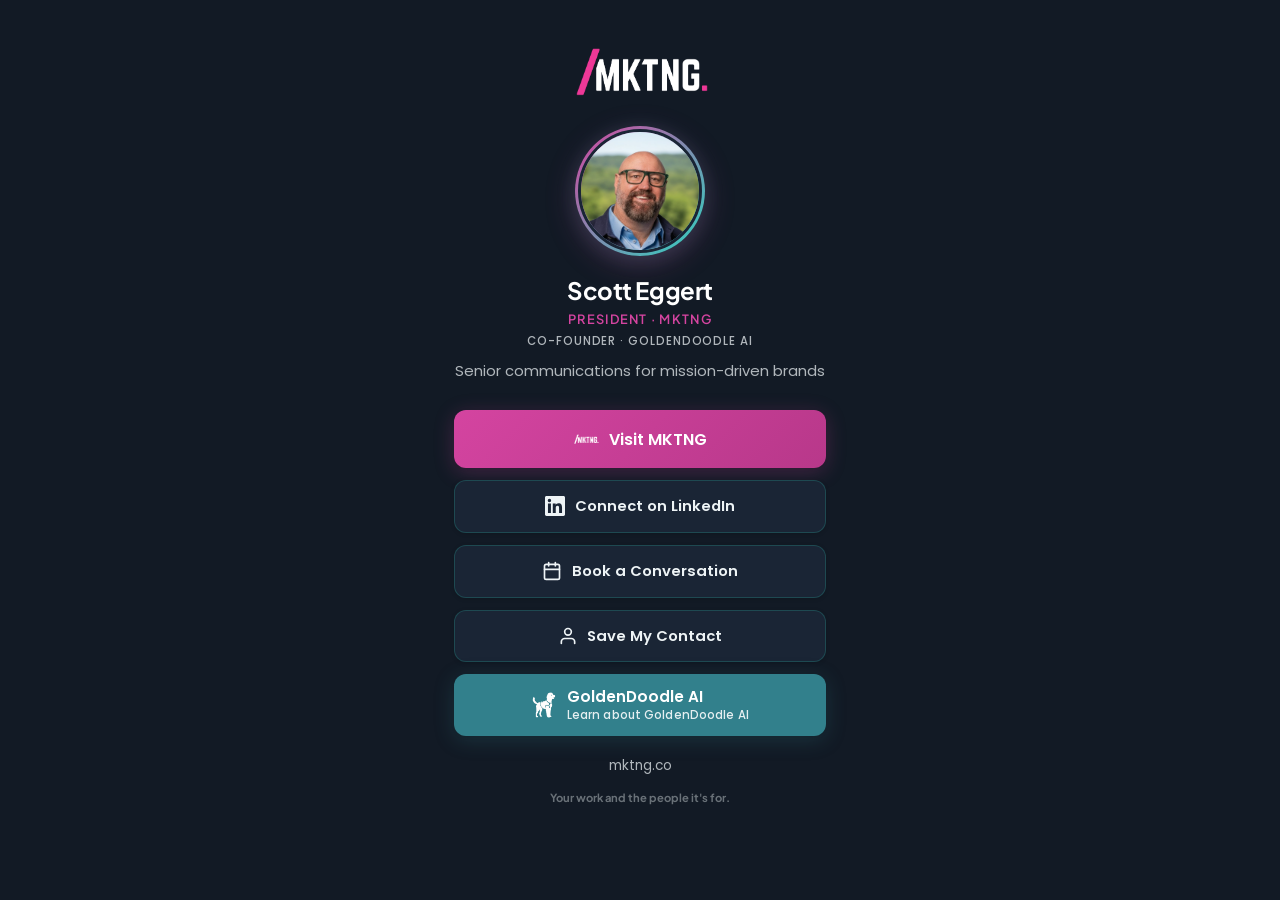
<file: mktng/index.html>
<!DOCTYPE html>
<html lang="en">
<head>
  <meta charset="UTF-8">
  <meta name="viewport" content="width=device-width, initial-scale=1.0">
  <title>Scott Eggert — MKTNG</title>
  <meta name="description" content="Connect with Scott Eggert, President of MKTNG — senior communications for mission-driven brands.">
  <link href="../fonts/fonts.css" rel="stylesheet">
  <style>
    *, *::before, *::after {
      margin: 0;
      padding: 0;
      box-sizing: border-box;
    }

    :root {
      --deep: #121A25;
      --slate: #1A2535;
      --berry: #D444A0;
      --berry-dark: #b8388a;
      --cyan: #2DD4C0;
      --ice: #EEF4F6;
      --white: #FFFFFF;
      --text-secondary: rgba(238, 244, 246, 0.72);
      --berry-glow: rgba(212, 68, 160, 0.25);
      --cyan-glow: rgba(45, 212, 192, 0.15);
      --teal: #32808c;
      --teal-dark: #266670;
      --teal-glow: rgba(50, 128, 140, 0.25);
    }

    html {
      -webkit-text-size-adjust: 100%;
    }

    body {
      font-family: 'Poppins', sans-serif;
      background: var(--deep);
      color: var(--ice);
      min-height: 100dvh;
      display: flex;
      justify-content: center;
      align-items: flex-start;
      padding: 0;
    }

    .container {
      width: 100%;
      max-width: 420px;
      padding: 2.5rem 1.5rem 2rem;
      display: flex;
      flex-direction: column;
      align-items: center;
    }

    /* --- Logo --- */
    .logo-wrap {
      margin-bottom: 1.5rem;
      animation: fadeDown 0.6s ease-out;
    }

    .logo-wrap img {
      width: 140px;
      height: auto;
      object-fit: contain;
      display: block;
    }

    /* --- Headshot --- */
    .headshot-wrap {
      position: relative;
      margin-bottom: 1.25rem;
      animation: fadeDown 0.6s ease-out 0.05s both;
    }

    .headshot-ring {
      width: 130px;
      height: 130px;
      border-radius: 50%;
      padding: 3px;
      background: linear-gradient(135deg, var(--berry), var(--cyan));
      box-shadow: 0 8px 30px var(--berry-glow), 0 4px 20px var(--cyan-glow);
    }

    .headshot-ring img {
      width: 100%;
      height: 100%;
      border-radius: 50%;
      object-fit: cover;
      object-position: center 15%;
      border: 3px solid var(--slate);
    }

    /* --- Identity --- */
    .identity {
      text-align: center;
      margin-bottom: 1.75rem;
      animation: fadeDown 0.6s ease-out 0.1s both;
    }

    .identity h1 {
      font-family: 'Plus Jakarta Sans', sans-serif;
      font-weight: 700;
      font-size: 1.5rem;
      letter-spacing: -0.02em;
      color: var(--white);
      line-height: 1.2;
    }

    .identity .role {
      font-family: 'Plus Jakarta Sans', sans-serif;
      font-weight: 600;
      font-size: 0.8rem;
      color: var(--berry);
      text-transform: uppercase;
      letter-spacing: 0.1em;
      margin-top: 0.35rem;
    }

    .identity .role.secondary {
      font-family: 'Poppins', sans-serif;
      font-weight: 500;
      font-size: 0.72rem;
      color: var(--text-secondary);
      text-transform: uppercase;
      letter-spacing: 0.08em;
      margin-top: 0.4rem;
    }

    .identity .tagline {
      font-family: 'Poppins', sans-serif;
      font-weight: 400;
      font-size: 0.925rem;
      color: var(--text-secondary);
      margin-top: 0.6rem;
      line-height: 1.5;
    }

    /* --- Links Stack --- */
    .links {
      width: 100%;
      display: flex;
      flex-direction: column;
      gap: 0.75rem;
    }

    .link-btn {
      display: flex;
      align-items: center;
      justify-content: center;
      gap: 0.6rem;
      width: 100%;
      padding: 0.9rem 1.25rem;
      border-radius: 12px;
      font-family: 'Poppins', sans-serif;
      font-weight: 600;
      font-size: 0.925rem;
      text-decoration: none;
      transition: all 0.25s ease;
      cursor: pointer;
      border: none;
      -webkit-tap-highlight-color: transparent;
    }

    .link-btn svg {
      width: 20px;
      height: 20px;
      flex-shrink: 0;
    }

    .link-btn-icon {
      width: 26px;
      height: 26px;
      object-fit: contain;
      flex-shrink: 0;
    }

    /* Hero CTA */
    .link-btn.hero {
      background: linear-gradient(135deg, var(--berry), var(--berry-dark));
      color: var(--white);
      box-shadow: 0 4px 20px var(--berry-glow), 0 1px 3px rgba(0,0,0,0.2);
      font-size: 1rem;
      padding: 1rem 1.25rem;
      animation: fadeUp 0.5s ease-out 0.2s both;
    }

    .link-btn.hero:hover {
      transform: translateY(-2px);
      box-shadow: 0 8px 30px rgba(212, 68, 160, 0.35), 0 2px 6px rgba(0,0,0,0.15);
    }

    .link-btn.hero:active {
      transform: translateY(0);
    }

    .link-btn.gd {
      background: var(--teal);
      color: var(--white);
      box-shadow: 0 4px 20px var(--teal-glow), 0 1px 3px rgba(0,0,0,0.2);
      font-size: 1rem;
      padding: 0.85rem 1.25rem;
    }

    .link-btn.gd:hover {
      background: var(--teal-dark);
      transform: translateY(-2px);
      box-shadow: 0 8px 30px rgba(50, 128, 140, 0.35), 0 2px 6px rgba(0,0,0,0.15);
    }

    .link-btn.gd:active {
      transform: translateY(0);
    }

    .btn-label-stack {
      display: flex;
      flex-direction: column;
      align-items: flex-start;
      gap: 0.15rem;
      line-height: 1.2;
      text-align: left;
    }

    .btn-label-main {
      font-weight: 600;
      font-size: 0.95rem;
    }

    .btn-label-sub {
      font-weight: 500;
      font-size: 0.72rem;
      opacity: 0.88;
      letter-spacing: 0.01em;
    }

    /* Secondary buttons */
    .link-btn.secondary {
      background: var(--slate);
      color: var(--ice);
      border: 1.5px solid rgba(45, 212, 192, 0.2);
      box-shadow: 0 1px 4px rgba(0,0,0,0.15);
    }

    .link-btn.secondary:hover {
      border-color: var(--cyan);
      background: rgba(26, 37, 53, 0.95);
      transform: translateY(-1px);
      box-shadow: 0 3px 12px rgba(0,0,0,0.2);
    }

    .link-btn.secondary:active {
      transform: translateY(0);
    }

    /* Stagger animation */
    .links .link-btn:nth-child(1) { animation: fadeUp 0.5s ease-out 0.15s both; }
    .links .link-btn:nth-child(2) { animation: fadeUp 0.5s ease-out 0.2s both; }
    .links .link-btn:nth-child(3) { animation: fadeUp 0.5s ease-out 0.25s both; }
    .links .link-btn:nth-child(4) { animation: fadeUp 0.5s ease-out 0.3s both; }
    .links .link-btn:nth-child(5) { animation: fadeUp 0.5s ease-out 0.4s both; }

    /* --- Footer --- */
    .footer {
      margin-top: 1rem;
      text-align: center;
      animation: fadeUp 0.5s ease-out 0.5s both;
    }

    .footer a {
      font-family: 'Poppins', sans-serif;
      font-size: 0.85rem;
      color: var(--text-secondary);
      text-decoration: none;
      transition: color 0.2s;
    }

    .footer a:hover {
      color: var(--cyan);
    }

    .footer .powered {
      font-family: 'Plus Jakarta Sans', sans-serif;
      font-weight: 700;
      font-size: 0.7rem;
      color: rgba(238, 244, 246, 0.4);
      margin-top: 0.75rem;
      line-height: 1.45;
      max-width: 18rem;
      margin-left: auto;
      margin-right: auto;
    }

    /* --- Animations --- */
    @keyframes fadeDown {
      from { opacity: 0; transform: translateY(-12px); }
      to { opacity: 1; transform: translateY(0); }
    }

    @keyframes fadeUp {
      from { opacity: 0; transform: translateY(12px); }
      to { opacity: 1; transform: translateY(0); }
    }

    @media (prefers-reduced-motion: reduce) {
      *, *::before, *::after {
        animation-duration: 0.01ms !important;
        transition-duration: 0.01ms !important;
      }
    }
  </style>
  <script>
    !function(t,e){var o,n,p,r;e.__SV||(window.posthog=e,e._i=[],e.init=function(i,s,a){function g(t,e){var o=e.split(".");2==o.length&&(t=t[o[0]],e=o[1]),t[e]=function(){t.push([e].concat(Array.prototype.slice.call(arguments,0)))}}(p=t.createElement("script")).type="text/javascript",p.async=!0,p.src=s.api_host+"/static/array.js",(r=t.getElementsByTagName("script")[0]).parentNode.insertBefore(p,r);var u=e;for(void 0!==a?u=e[a]=[]:a="posthog",u.people=u.people||[],u.toString=function(t){var e="posthog";return"posthog"!==a&&(e+="."+a),t||(e+=" (stub)"),e},u.people.toString=function(){return u.toString(1)+".people (stub)"},o="capture identify alias people.set people.set_once set_config register register_once unregister opt_out_capturing has_opted_out_capturing opt_in_capturing reset isFeatureEnabled onFeatureFlags getFeatureFlag getFeatureFlagPayload reloadFeatureFlags group updateEarlyAccessFeatureEnrollment getEarlyAccessFeatures getActiveMatchingSurveys getSurveys onSessionId".split(" "),n=0;n<o.length;n++)g(u,o[n]);e._i.push([i,s,a])},e.__SV=1)}(document,window.posthog||[]);
    posthog.init('phc_HiUlc1KlcLO7zFuvxV1XKp8ROmtPgVxbMvExBJRHfyB', { api_host: 'https://us.i.posthog.com' });
  </script>
</head>
<body>
  <div class="container">

    <!-- MKTNG Logo -->
    <div class="logo-wrap">
      <img src="../mktng-logo-white.png" alt="MKTNG" width="140" height="38" loading="eager">
    </div>

    <!-- Headshot -->
    <div class="headshot-wrap">
      <div class="headshot-ring">
        <img src="../scott.png" alt="Scott Eggert" width="124" height="124" loading="eager">
      </div>
    </div>

    <!-- Identity -->
    <div class="identity">
      <h1>Scott Eggert</h1>
      <div class="role">President · MKTNG</div>
      <div class="role secondary">Co-Founder · GoldenDoodle AI</div>
      <p class="tagline">Senior communications for mission-driven brands</p>
    </div>

    <!-- Links -->
    <div class="links">

      <a href="https://mktng.co" target="_blank" rel="noopener" class="link-btn hero" data-track="visit_mktng">
        <img src="../mktng-logo-all-white.png" alt="" class="link-btn-icon" width="26" height="26" loading="lazy" aria-hidden="true">
        Visit MKTNG
      </a>

      <a href="https://www.linkedin.com/in/scottdeggert/" target="_blank" rel="noopener" class="link-btn secondary" data-track="linkedin">
        <svg viewBox="0 0 24 24" fill="currentColor"><path d="M20.447 20.452h-3.554v-5.569c0-1.328-.027-3.037-1.852-3.037-1.853 0-2.136 1.445-2.136 2.939v5.667H9.351V9h3.414v1.561h.046c.477-.9 1.637-1.85 3.37-1.85 3.601 0 4.267 2.37 4.267 5.455v6.286zM5.337 7.433a2.062 2.062 0 01-2.063-2.065 2.064 2.064 0 112.063 2.065zm1.782 13.019H3.555V9h3.564v11.452zM22.225 0H1.771C.792 0 0 .774 0 1.729v20.542C0 23.227.792 24 1.771 24h20.451C23.2 24 24 23.227 24 22.271V1.729C24 .774 23.2 0 22.222 0h.003z"/></svg>
        Connect on LinkedIn
      </a>

      <a href="https://calendly.com/scotteggert" target="_blank" rel="noopener" class="link-btn secondary" data-track="calendly">
        <svg viewBox="0 0 24 24" fill="none" stroke="currentColor" stroke-width="2" stroke-linecap="round" stroke-linejoin="round"><rect x="3" y="4" width="18" height="18" rx="2" ry="2"/><line x1="16" y1="2" x2="16" y2="6"/><line x1="8" y1="2" x2="8" y2="6"/><line x1="3" y1="10" x2="21" y2="10"/></svg>
        Book a Conversation
      </a>

      <a href="scott-eggert-mktng.vcf" download="Scott Eggert - MKTNG.vcf" class="link-btn secondary" data-track="save_contact">
        <svg viewBox="0 0 24 24" fill="none" stroke="currentColor" stroke-width="2" stroke-linecap="round" stroke-linejoin="round"><path d="M20 21v-2a4 4 0 0 0-4-4H8a4 4 0 0 0-4 4v2"/><circle cx="12" cy="7" r="4"/></svg>
        Save My Contact
      </a>

      <a href="https://goldendoodleai.com" target="_blank" rel="noopener" class="link-btn gd" data-track="goldendoodle_ai">
        <img src="../goldendoodle-icon.png" alt="" class="link-btn-icon" width="26" height="26" loading="lazy" aria-hidden="true">
        <span class="btn-label-stack">
          <span class="btn-label-main">GoldenDoodle AI</span>
          <span class="btn-label-sub">Learn about GoldenDoodle AI</span>
        </span>
      </a>

    </div>

    <!-- Footer -->
    <div class="footer">
      <a href="https://mktng.co">mktng.co</a>
      <p class="powered">Your work and the people it's for.</p>
    </div>

  </div>
  <script>
    document.querySelectorAll('[data-track]').forEach(function(el) {
      el.addEventListener('click', function() {
        posthog.capture('link_click', {
          button: el.getAttribute('data-track'),
          url: el.getAttribute('href'),
          page: 'scott_mktng_linktree'
        });
      });
    });
  </script>
</body>
</html>
</file>
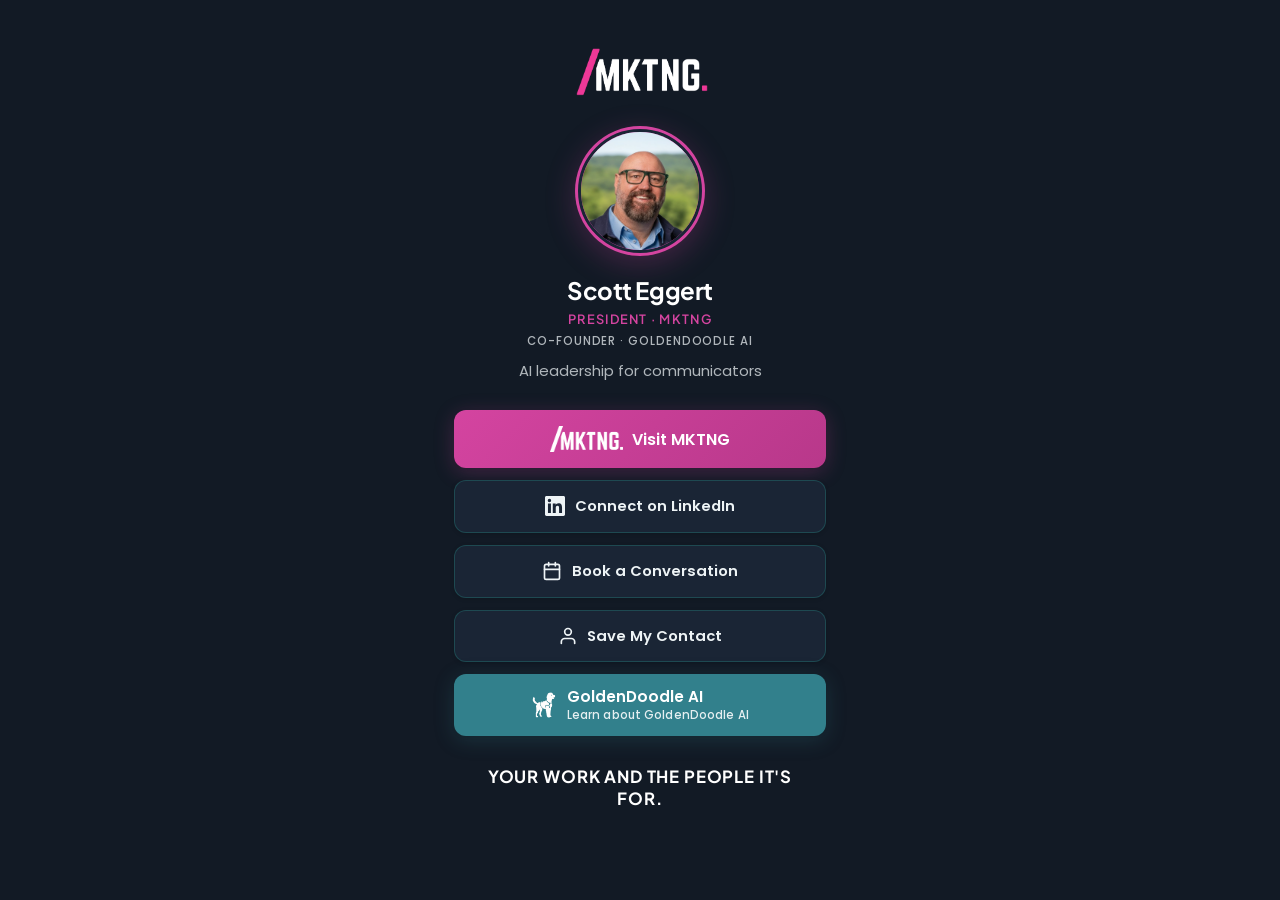
<file: public/index.html>
<!DOCTYPE html>
<html lang="en">
<head>
  <meta charset="UTF-8">
  <meta name="viewport" content="width=device-width, initial-scale=1.0">
  <title>Scott Eggert — MKTNG</title>
  <meta name="description" content="Connect with Scott Eggert, President of MKTNG — senior communications for mission-driven brands.">
  <link href="fonts/fonts.css" rel="stylesheet">
  <style>
    *, *::before, *::after {
      margin: 0;
      padding: 0;
      box-sizing: border-box;
    }

    :root {
      --deep: #121A25;
      --slate: #1A2535;
      --berry: #D444A0;
      --berry-dark: #b8388a;
      --cyan: #2DD4C0;
      --ice: #EEF4F6;
      --white: #FFFFFF;
      --text-secondary: rgba(238, 244, 246, 0.72);
      --berry-glow: rgba(212, 68, 160, 0.25);
      --cyan-glow: rgba(45, 212, 192, 0.15);
      --teal: #32808c;
      --teal-dark: #266670;
      --teal-glow: rgba(50, 128, 140, 0.25);
    }

    html {
      -webkit-text-size-adjust: 100%;
    }

    body {
      font-family: 'Poppins', sans-serif;
      background: var(--deep);
      color: var(--ice);
      min-height: 100dvh;
      display: flex;
      justify-content: center;
      align-items: flex-start;
      padding: 0;
    }

    .container {
      width: 100%;
      max-width: 420px;
      padding: 2.5rem 1.5rem 2rem;
      display: flex;
      flex-direction: column;
      align-items: center;
    }

    /* --- Logo --- */
    .logo-wrap {
      margin-bottom: 1.5rem;
      animation: fadeDown 0.6s ease-out;
    }

    .logo-wrap img {
      width: 140px;
      height: auto;
      object-fit: contain;
      display: block;
    }

    /* --- Headshot --- */
    .headshot-wrap {
      position: relative;
      margin-bottom: 1.25rem;
      animation: fadeDown 0.6s ease-out 0.05s both;
    }

    .headshot-ring {
      width: 130px;
      height: 130px;
      border-radius: 50%;
      padding: 3px;
      background: var(--berry);
      box-shadow: 0 8px 30px var(--berry-glow);
    }

    .headshot-ring img {
      width: 100%;
      height: 100%;
      border-radius: 50%;
      object-fit: cover;
      object-position: center 15%;
      border: 3px solid var(--slate);
    }

    /* --- Identity --- */
    .identity {
      text-align: center;
      margin-bottom: 1.75rem;
      animation: fadeDown 0.6s ease-out 0.1s both;
    }

    .identity h1 {
      font-family: 'Plus Jakarta Sans', sans-serif;
      font-weight: 700;
      font-size: 1.5rem;
      letter-spacing: -0.02em;
      color: var(--white);
      line-height: 1.2;
    }

    .identity .role {
      font-family: 'Plus Jakarta Sans', sans-serif;
      font-weight: 600;
      font-size: 0.8rem;
      color: var(--berry);
      text-transform: uppercase;
      letter-spacing: 0.1em;
      margin-top: 0.35rem;
    }

    .identity .role.secondary {
      font-family: 'Poppins', sans-serif;
      font-weight: 500;
      font-size: 0.72rem;
      color: var(--text-secondary);
      text-transform: uppercase;
      letter-spacing: 0.08em;
      margin-top: 0.4rem;
    }

    .identity .tagline {
      font-family: 'Poppins', sans-serif;
      font-weight: 400;
      font-size: 0.925rem;
      color: var(--text-secondary);
      margin-top: 0.6rem;
      line-height: 1.5;
    }

    /* --- Links Stack --- */
    .links {
      width: 100%;
      display: flex;
      flex-direction: column;
      gap: 0.75rem;
    }

    .link-btn {
      display: flex;
      align-items: center;
      justify-content: center;
      gap: 0.6rem;
      width: 100%;
      padding: 0.9rem 1.25rem;
      border-radius: 12px;
      font-family: 'Poppins', sans-serif;
      font-weight: 600;
      font-size: 0.925rem;
      text-decoration: none;
      transition: all 0.25s ease;
      cursor: pointer;
      border: none;
      -webkit-tap-highlight-color: transparent;
    }

    .link-btn svg {
      width: 20px;
      height: 20px;
      flex-shrink: 0;
    }

    .link-btn-icon {
      width: 26px;
      height: 26px;
      object-fit: contain;
      flex-shrink: 0;
    }

    /* Wide wordmark: size by height so glyph matches ~26px icons (not squeezed in a square) */
    .link-btn.hero .link-btn-icon {
      width: auto;
      height: 26px;
      max-width: 5.75rem;
    }

    /* Hero CTA */
    .link-btn.hero {
      background: linear-gradient(135deg, var(--berry), var(--berry-dark));
      color: var(--white);
      box-shadow: 0 4px 20px var(--berry-glow), 0 1px 3px rgba(0,0,0,0.2);
      font-size: 1rem;
      padding: 1rem 1.25rem;
      animation: fadeUp 0.5s ease-out 0.2s both;
    }

    .link-btn.hero:hover {
      transform: translateY(-2px);
      box-shadow: 0 8px 30px rgba(212, 68, 160, 0.35), 0 2px 6px rgba(0,0,0,0.15);
    }

    .link-btn.hero:active {
      transform: translateY(0);
    }

    .link-btn.gd {
      background: var(--teal);
      color: var(--white);
      box-shadow: 0 4px 20px var(--teal-glow), 0 1px 3px rgba(0,0,0,0.2);
      font-size: 1rem;
      padding: 0.85rem 1.25rem;
    }

    .link-btn.gd:hover {
      background: var(--teal-dark);
      transform: translateY(-2px);
      box-shadow: 0 8px 30px rgba(50, 128, 140, 0.35), 0 2px 6px rgba(0,0,0,0.15);
    }

    .link-btn.gd:active {
      transform: translateY(0);
    }

    .btn-label-stack {
      display: flex;
      flex-direction: column;
      align-items: flex-start;
      gap: 0.15rem;
      line-height: 1.2;
      text-align: left;
    }

    .btn-label-main {
      font-weight: 600;
      font-size: 0.95rem;
    }

    .btn-label-sub {
      font-weight: 500;
      font-size: 0.72rem;
      opacity: 0.88;
      letter-spacing: 0.01em;
    }

    /* Secondary buttons */
    .link-btn.secondary {
      background: var(--slate);
      color: var(--ice);
      border: 1.5px solid rgba(45, 212, 192, 0.2);
      box-shadow: 0 1px 4px rgba(0,0,0,0.15);
    }

    .link-btn.secondary:hover {
      border-color: var(--cyan);
      background: rgba(26, 37, 53, 0.95);
      transform: translateY(-1px);
      box-shadow: 0 3px 12px rgba(0,0,0,0.2);
    }

    .link-btn.secondary:active {
      transform: translateY(0);
    }

    /* Stagger animation */
    .links .link-btn:nth-child(1) { animation: fadeUp 0.5s ease-out 0.15s both; }
    .links .link-btn:nth-child(2) { animation: fadeUp 0.5s ease-out 0.2s both; }
    .links .link-btn:nth-child(3) { animation: fadeUp 0.5s ease-out 0.25s both; }
    .links .link-btn:nth-child(4) { animation: fadeUp 0.5s ease-out 0.3s both; }
    .links .link-btn:nth-child(5) { animation: fadeUp 0.5s ease-out 0.4s both; }

    /* --- Footer --- */
    .footer {
      margin-top: 1rem;
      text-align: center;
      animation: fadeUp 0.5s ease-out 0.5s both;
    }

    .footer a {
      font-family: 'Poppins', sans-serif;
      font-size: 0.85rem;
      color: var(--text-secondary);
      text-decoration: none;
      transition: color 0.2s;
    }

    .footer a:hover {
      color: var(--cyan);
    }

    .footer .powered {
      font-family: 'Plus Jakarta Sans', sans-serif;
      font-weight: 700;
      font-size: clamp(0.8rem, 4.2vw, 1.05rem);
      text-transform: uppercase;
      letter-spacing: 0.05em;
      color: var(--white);
      margin-top: 0.85rem;
      line-height: 1.35;
      max-width: 20rem;
      margin-left: auto;
      margin-right: auto;
    }

    /* --- Animations --- */
    @keyframes fadeDown {
      from { opacity: 0; transform: translateY(-12px); }
      to { opacity: 1; transform: translateY(0); }
    }

    @keyframes fadeUp {
      from { opacity: 0; transform: translateY(12px); }
      to { opacity: 1; transform: translateY(0); }
    }

    @media (prefers-reduced-motion: reduce) {
      *, *::before, *::after {
        animation-duration: 0.01ms !important;
        transition-duration: 0.01ms !important;
      }
    }
  </style>
  <script>
    !function(t,e){var o,n,p,r;e.__SV||(window.posthog=e,e._i=[],e.init=function(i,s,a){function g(t,e){var o=e.split(".");2==o.length&&(t=t[o[0]],e=o[1]),t[e]=function(){t.push([e].concat(Array.prototype.slice.call(arguments,0)))}}(p=t.createElement("script")).type="text/javascript",p.async=!0,p.src=s.api_host+"/static/array.js",(r=t.getElementsByTagName("script")[0]).parentNode.insertBefore(p,r);var u=e;for(void 0!==a?u=e[a]=[]:a="posthog",u.people=u.people||[],u.toString=function(t){var e="posthog";return"posthog"!==a&&(e+="."+a),t||(e+=" (stub)"),e},u.people.toString=function(){return u.toString(1)+".people (stub)"},o="capture identify alias people.set people.set_once set_config register register_once unregister opt_out_capturing has_opted_out_capturing opt_in_capturing reset isFeatureEnabled onFeatureFlags getFeatureFlag getFeatureFlagPayload reloadFeatureFlags group updateEarlyAccessFeatureEnrollment getEarlyAccessFeatures getActiveMatchingSurveys getSurveys onSessionId".split(" "),n=0;n<o.length;n++)g(u,o[n]);e._i.push([i,s,a])},e.__SV=1)}(document,window.posthog||[]);
    posthog.init('phc_zqkqYNDsJiyUJq7Tj3KyReGdCj4Ymr7KyqGa7Ck3tKPZ', { api_host: 'https://us.i.posthog.com' });
  </script>
</head>
<body>
  <div class="container">

    <!-- MKTNG Logo -->
    <div class="logo-wrap">
      <img src="mktng-logo-white.png" alt="MKTNG" width="140" height="38" loading="eager">
    </div>

    <!-- Headshot -->
    <div class="headshot-wrap">
      <div class="headshot-ring">
        <img src="scott.png" alt="Scott Eggert" width="124" height="124" loading="eager">
      </div>
    </div>

    <!-- Identity -->
    <div class="identity">
      <h1>Scott Eggert</h1>
      <div class="role">President · MKTNG</div>
      <div class="role secondary">Co-Founder · GoldenDoodle AI</div>
      <p class="tagline">AI leadership for communicators</p>
    </div>

    <!-- Links -->
    <div class="links">

      <a href="https://mktng.co" target="_blank" rel="noopener" class="link-btn hero" data-track="visit_mktng">
        <img src="mktng-logo-all-white.png" alt="" class="link-btn-icon" height="26" loading="lazy" aria-hidden="true">
        Visit MKTNG
      </a>

      <a href="https://www.linkedin.com/in/scottdeggert/" target="_blank" rel="noopener" class="link-btn secondary" data-track="linkedin">
        <svg viewBox="0 0 24 24" fill="currentColor"><path d="M20.447 20.452h-3.554v-5.569c0-1.328-.027-3.037-1.852-3.037-1.853 0-2.136 1.445-2.136 2.939v5.667H9.351V9h3.414v1.561h.046c.477-.9 1.637-1.85 3.37-1.85 3.601 0 4.267 2.37 4.267 5.455v6.286zM5.337 7.433a2.062 2.062 0 01-2.063-2.065 2.064 2.064 0 112.063 2.065zm1.782 13.019H3.555V9h3.564v11.452zM22.225 0H1.771C.792 0 0 .774 0 1.729v20.542C0 23.227.792 24 1.771 24h20.451C23.2 24 24 23.227 24 22.271V1.729C24 .774 23.2 0 22.222 0h.003z"/></svg>
        Connect on LinkedIn
      </a>

      <a href="https://calendly.com/scotteggert" target="_blank" rel="noopener" class="link-btn secondary" data-track="calendly">
        <svg viewBox="0 0 24 24" fill="none" stroke="currentColor" stroke-width="2" stroke-linecap="round" stroke-linejoin="round"><rect x="3" y="4" width="18" height="18" rx="2" ry="2"/><line x1="16" y1="2" x2="16" y2="6"/><line x1="8" y1="2" x2="8" y2="6"/><line x1="3" y1="10" x2="21" y2="10"/></svg>
        Book a Conversation
      </a>

      <a href="scott-eggert-mktng.vcf" download="Scott Eggert - MKTNG.vcf" class="link-btn secondary" data-track="save_contact">
        <svg viewBox="0 0 24 24" fill="none" stroke="currentColor" stroke-width="2" stroke-linecap="round" stroke-linejoin="round"><path d="M20 21v-2a4 4 0 0 0-4-4H8a4 4 0 0 0-4 4v2"/><circle cx="12" cy="7" r="4"/></svg>
        Save My Contact
      </a>

      <a href="https://goldendoodleai.com" target="_blank" rel="noopener" class="link-btn gd" data-track="goldendoodle_ai">
        <img src="goldendoodle-icon.png" alt="" class="link-btn-icon" width="26" height="26" loading="lazy" aria-hidden="true">
        <span class="btn-label-stack">
          <span class="btn-label-main">GoldenDoodle AI</span>
          <span class="btn-label-sub">Learn about GoldenDoodle AI</span>
        </span>
      </a>

    </div>

    <!-- Footer -->
    <div class="footer">
      <p class="powered">Your work and the people it's for.</p>
    </div>

  </div>
  <script>
    document.querySelectorAll('[data-track]').forEach(function(el) {
      el.addEventListener('click', function() {
        posthog.capture('link_click', {
          button: el.getAttribute('data-track'),
          url: el.getAttribute('href'),
          page: 'scott_mktng_linktree'
        });
      });
    });
  </script>
</body>
</html>
</file>
<file: fonts/fonts.css>
@font-face {
  font-family: 'Plus Jakarta Sans';
  font-style: normal;
  font-weight: 500;
  font-display: swap;
  src: url(LDIbaomQNQcsA88c7O9yZ4KMCoOg4IA6-91aHEjcWuA_m07NSg.ttf) format('truetype');
}
@font-face {
  font-family: 'Plus Jakarta Sans';
  font-style: normal;
  font-weight: 600;
  font-display: swap;
  src: url(LDIbaomQNQcsA88c7O9yZ4KMCoOg4IA6-91aHEjcWuA_d0nNSg.ttf) format('truetype');
}
@font-face {
  font-family: 'Plus Jakarta Sans';
  font-style: normal;
  font-weight: 700;
  font-display: swap;
  src: url(LDIbaomQNQcsA88c7O9yZ4KMCoOg4IA6-91aHEjcWuA_TknNSg.ttf) format('truetype');
}
@font-face {
  font-family: 'Poppins';
  font-style: normal;
  font-weight: 400;
  font-display: swap;
  src: url(pxiEyp8kv8JHgFVrFJA.ttf) format('truetype');
}
@font-face {
  font-family: 'Poppins';
  font-style: normal;
  font-weight: 500;
  font-display: swap;
  src: url(pxiByp8kv8JHgFVrLGT9V1s.ttf) format('truetype');
}
@font-face {
  font-family: 'Poppins';
  font-style: normal;
  font-weight: 600;
  font-display: swap;
  src: url(pxiByp8kv8JHgFVrLEj6V1s.ttf) format('truetype');
}
@font-face {
  font-family: 'Poppins';
  font-style: normal;
  font-weight: 700;
  font-display: swap;
  src: url(pxiByp8kv8JHgFVrLCz7V1s.ttf) format('truetype');
}
</file>
<file: public/fonts/fonts.css>
@font-face {
  font-family: 'Plus Jakarta Sans';
  font-style: normal;
  font-weight: 500;
  font-display: swap;
  src: url(LDIbaomQNQcsA88c7O9yZ4KMCoOg4IA6-91aHEjcWuA_m07NSg.ttf) format('truetype');
}
@font-face {
  font-family: 'Plus Jakarta Sans';
  font-style: normal;
  font-weight: 600;
  font-display: swap;
  src: url(LDIbaomQNQcsA88c7O9yZ4KMCoOg4IA6-91aHEjcWuA_d0nNSg.ttf) format('truetype');
}
@font-face {
  font-family: 'Plus Jakarta Sans';
  font-style: normal;
  font-weight: 700;
  font-display: swap;
  src: url(LDIbaomQNQcsA88c7O9yZ4KMCoOg4IA6-91aHEjcWuA_TknNSg.ttf) format('truetype');
}
@font-face {
  font-family: 'Poppins';
  font-style: normal;
  font-weight: 400;
  font-display: swap;
  src: url(pxiEyp8kv8JHgFVrFJA.ttf) format('truetype');
}
@font-face {
  font-family: 'Poppins';
  font-style: normal;
  font-weight: 500;
  font-display: swap;
  src: url(pxiByp8kv8JHgFVrLGT9V1s.ttf) format('truetype');
}
@font-face {
  font-family: 'Poppins';
  font-style: normal;
  font-weight: 600;
  font-display: swap;
  src: url(pxiByp8kv8JHgFVrLEj6V1s.ttf) format('truetype');
}
@font-face {
  font-family: 'Poppins';
  font-style: normal;
  font-weight: 700;
  font-display: swap;
  src: url(pxiByp8kv8JHgFVrLCz7V1s.ttf) format('truetype');
}
</file>
